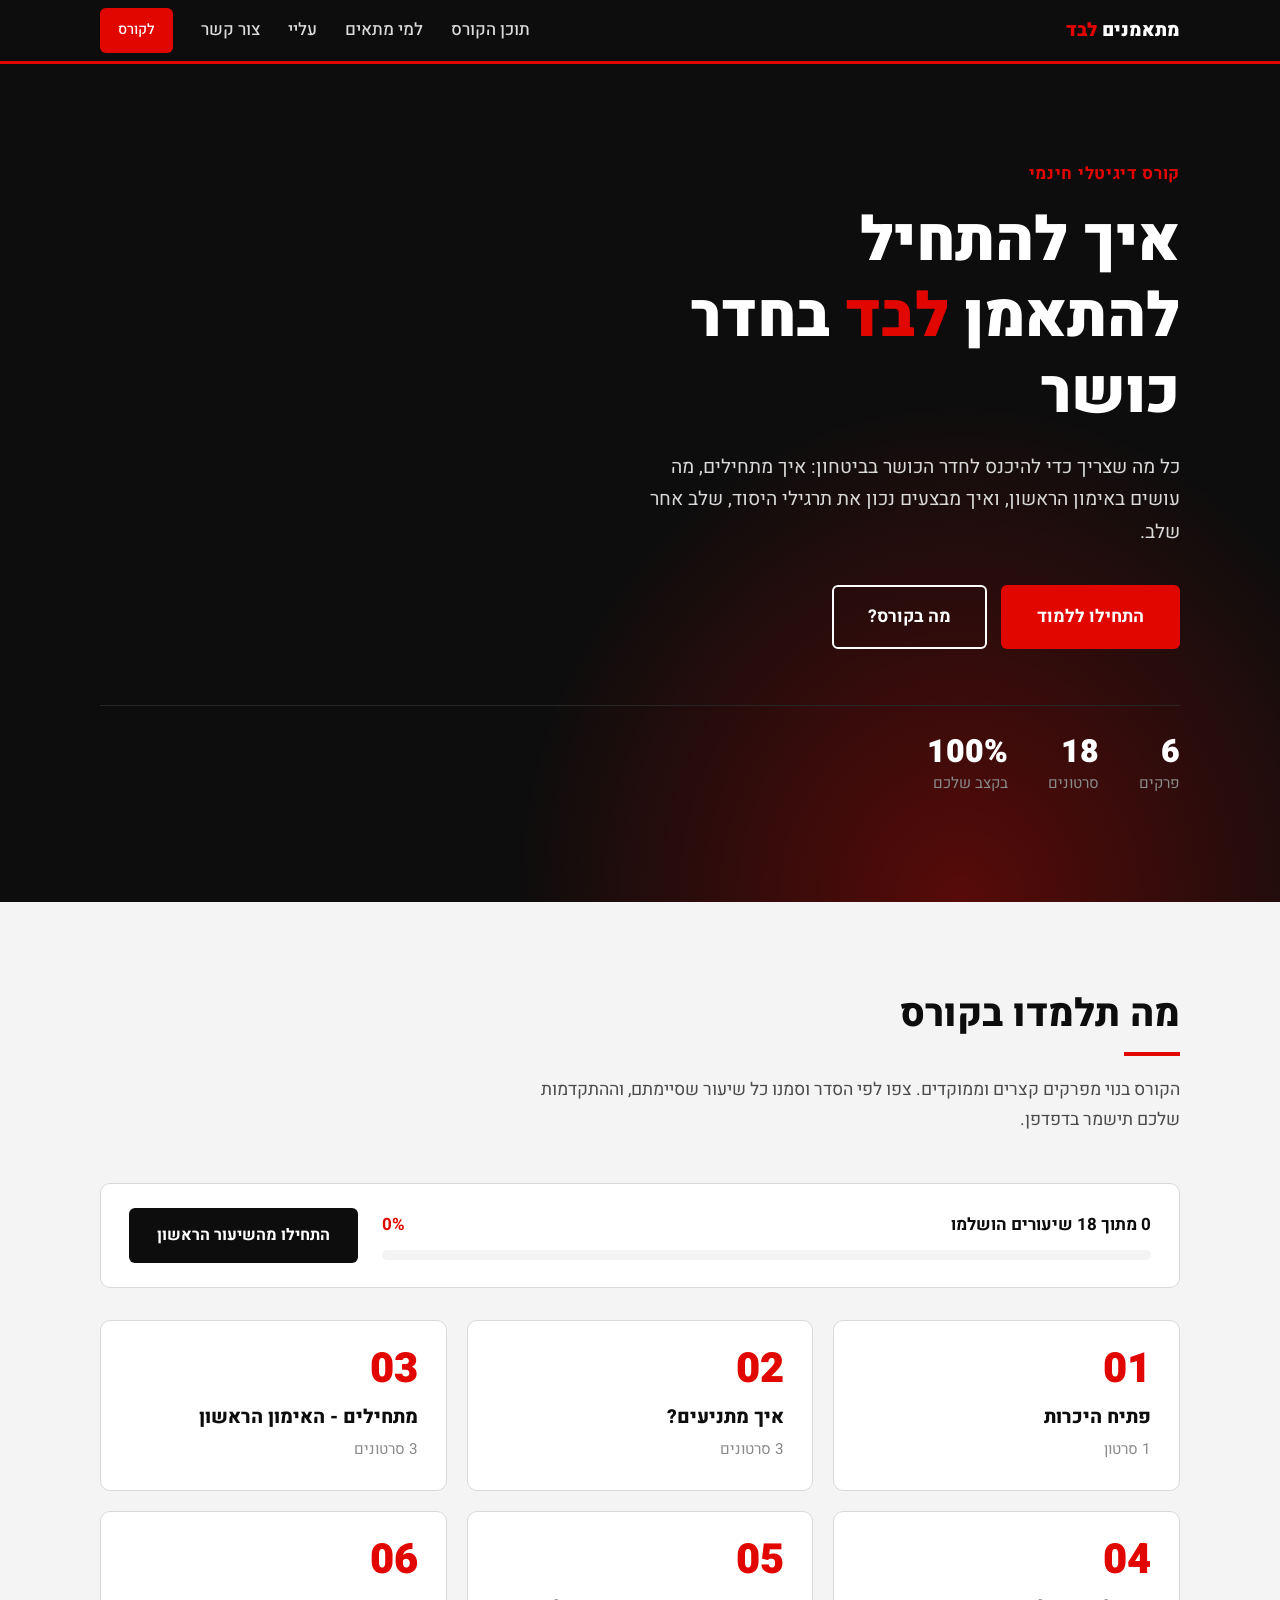
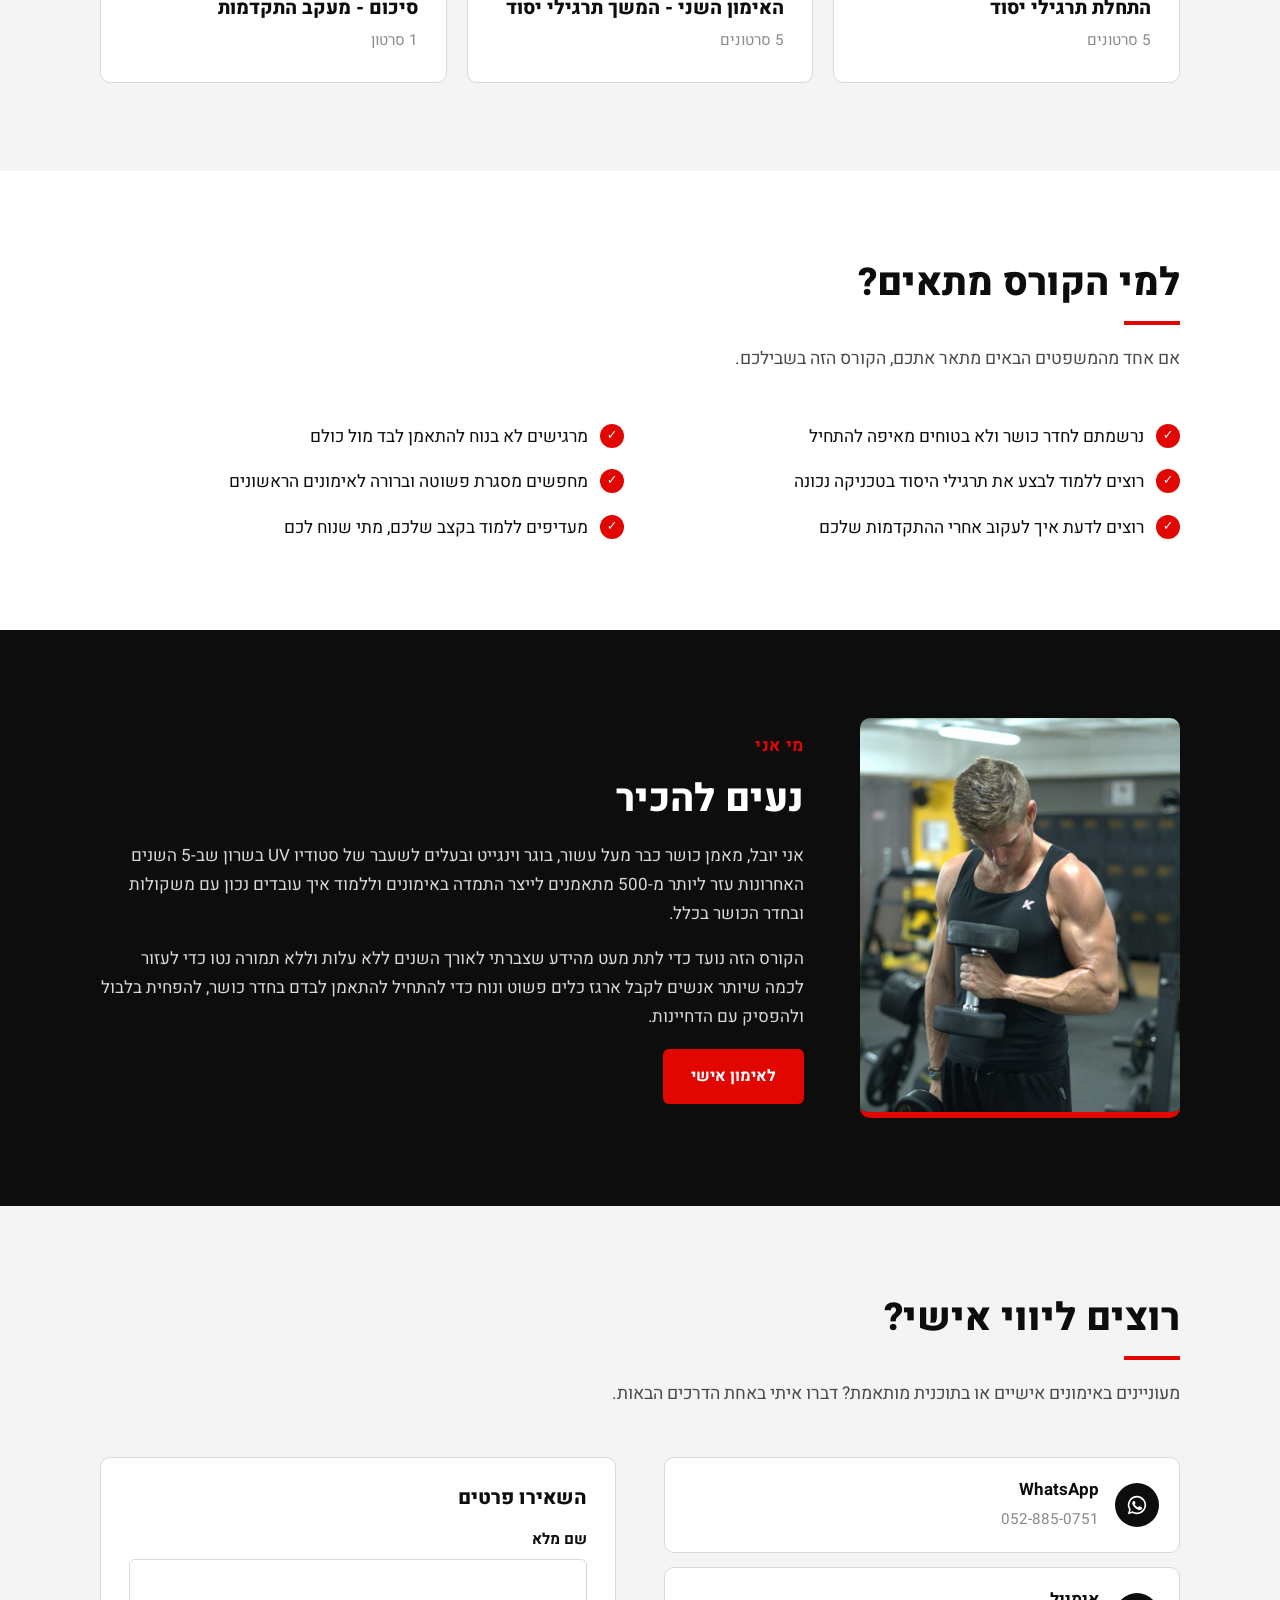
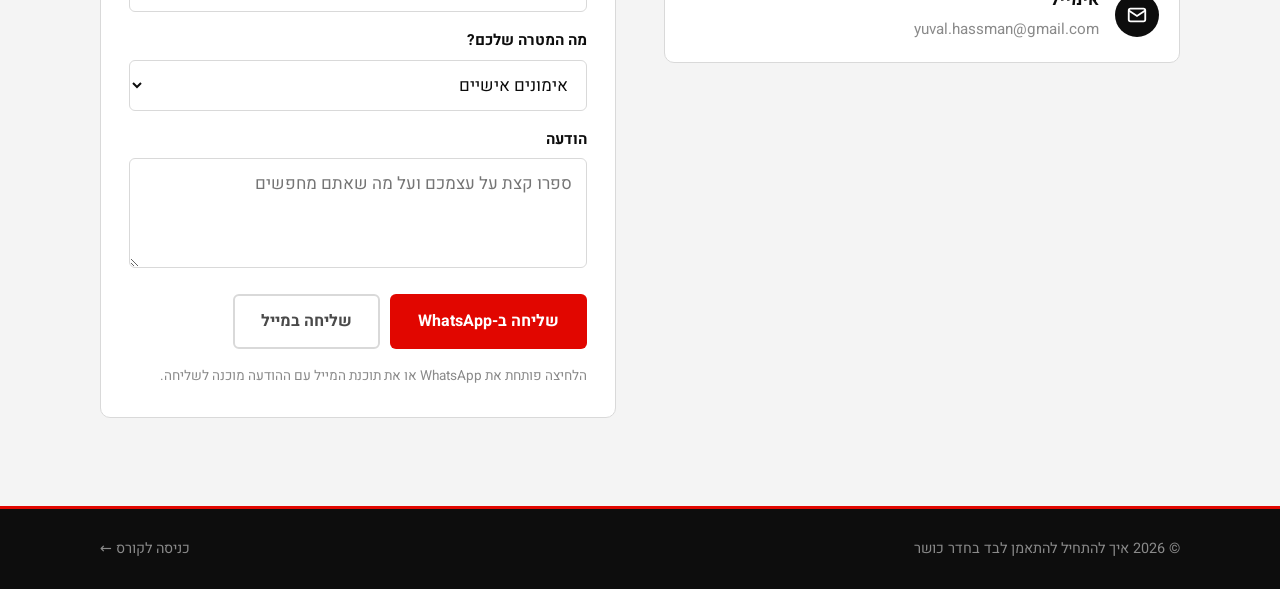
<file: index.html>
<!doctype html>
<html lang="he" dir="rtl">
<head>
  <meta charset="utf-8">
  <meta name="viewport" content="width=device-width, initial-scale=1">
  <title>איך להתחיל להתאמן לבד בחדר כושר | קורס דיגיטלי</title>
  <meta name="description" content="קורס דיגיטלי בעברית שילמד אתכם להתאמן לבד בחדר כושר בביטחון, צעד אחר צעד.">
  <link rel="preconnect" href="https://fonts.googleapis.com">
  <link rel="preconnect" href="https://fonts.gstatic.com" crossorigin>
  <link href="https://fonts.googleapis.com/css2?family=Heebo:wght@400;500;700;800;900&display=swap" rel="stylesheet">
  <link rel="stylesheet" href="css/style.css">
</head>
<body>

  <header class="site-header">
    <div class="container">
      <a href="index.html" class="logo">מתאמנים <span>לבד</span></a>
      <button class="nav-toggle" id="navToggle" aria-label="תפריט" aria-expanded="false">☰</button>
      <nav class="nav" id="nav">
        <a href="#chapters">תוכן הקורס</a>
        <a href="#audience">למי מתאים</a>
        <a href="#about">עליי</a>
        <a href="#contact">צור קשר</a>
        <a href="course.html" class="btn btn-primary btn-sm">לקורס</a>
      </nav>
    </div>
  </header>

  <main>
    <!-- Hero -->
    <section class="hero">
      <div class="container">
        <span class="eyebrow">קורס דיגיטלי חינמי</span>
        <h1>איך להתחיל להתאמן <em>לבד</em> בחדר כושר</h1>
        <p class="lead">כל מה שצריך כדי להיכנס לחדר הכושר בביטחון: איך מתחילים, מה עושים באימון הראשון, ואיך מבצעים נכון את תרגילי היסוד, שלב אחר שלב.</p>
        <div class="hero-actions">
          <a href="course.html" class="btn btn-primary btn-lg" id="heroCta">התחילו ללמוד</a>
          <a href="#chapters" class="btn btn-outline btn-lg">מה בקורס?</a>
        </div>
        <div class="hero-stats">
          <div><strong id="statChapters">6</strong><span>פרקים</span></div>
          <div><strong id="statLessons">15</strong><span>סרטונים</span></div>
          <div><strong>100%</strong><span>בקצב שלכם</span></div>
        </div>
      </div>
    </section>

    <!-- תוכן הקורס -->
    <section class="section section-alt" id="chapters">
      <div class="container">
        <div class="section-head">
          <h2>מה תלמדו בקורס</h2>
          <p>הקורס בנוי מפרקים קצרים וממוקדים. צפו לפי הסדר וסמנו כל שיעור שסיימתם, וההתקדמות שלכם תישמר בדפדפן.</p>
        </div>

        <div class="progress-card" id="progressCard">
          <div class="progress-info">
            <div class="progress-label">
              <span id="progressText">0 מתוך 0 שיעורים הושלמו</span>
              <span class="pct" id="progressPct">0%</span>
            </div>
            <div class="progress-bar" role="progressbar" aria-valuemin="0" aria-valuemax="100" aria-valuenow="0" id="progressBar"><span></span></div>
          </div>
          <a href="course.html" class="btn btn-dark" id="continueBtn">התחילו מהשיעור הראשון</a>
        </div>

        <div class="chapter-grid" id="chapterGrid"><!-- נבנה אוטומטית מ-js/lessons.js --></div>
      </div>
    </section>

    <!-- למי מתאים -->
    <section class="section" id="audience">
      <div class="container">
        <div class="section-head">
          <h2>למי הקורס מתאים?</h2>
          <p>אם אחד מהמשפטים הבאים מתאר אתכם, הקורס הזה בשבילכם.</p>
        </div>
        <ul class="audience-list">
          <li>נרשמתם לחדר כושר ולא בטוחים מאיפה להתחיל</li>
          <li>מרגישים לא בנוח להתאמן לבד מול כולם</li>
          <li>רוצים ללמוד לבצע את תרגילי היסוד בטכניקה נכונה</li>
          <li>מחפשים מסגרת פשוטה וברורה לאימונים הראשונים</li>
          <li>רוצים לדעת איך לעקוב אחרי ההתקדמות שלכם</li>
          <li>מעדיפים ללמוד בקצב שלכם, מתי שנוח לכם</li>
        </ul>
      </div>
    </section>

    <!-- על המאמן -->
    <section class="section section-dark" id="about">
      <div class="container about">
        <div class="about-photo">
          <img src="assets/trainer.jpg" alt="המאמן מתאמן עם משקולות בחדר כושר" width="800" height="1000" loading="lazy">
        </div>
        <div>
          <span class="eyebrow">מי אני</span>
          <h2>נעים להכיר</h2>
          <p>אני יובל, מאמן כושר כבר מעל עשור, בוגר וינגייט ובעלים לשעבר של סטודיו UV בשרון שב-5 השנים האחרונות עזר ליותר מ-500 מתאמנים לייצר התמדה באימונים וללמוד איך עובדים נכון עם משקולות ובחדר הכושר בכלל.</p>
          <p>הקורס הזה נועד כדי לתת מעט מהידע שצברתי לאורך השנים ללא עלות וללא תמורה נטו כדי לעזור לכמה שיותר אנשים לקבל ארגז כלים פשוט ונוח כדי להתחיל להתאמן לבדם בחדר כושר, להפחית בלבול ולהפסיק עם הדחיינות.</p>
          <a href="#contact" class="btn btn-primary">לאימון אישי</a>
        </div>
      </div>
    </section>

    <!-- צור קשר -->
    <section class="section section-alt" id="contact">
      <div class="container">
        <div class="section-head">
          <h2>רוצים ליווי אישי?</h2>
          <p>מעוניינים באימונים אישיים או בתוכנית מותאמת? דברו איתי באחת הדרכים הבאות.</p>
        </div>
        <div class="contact">
          <div class="contact-links">
            <a class="contact-link" id="linkWhatsapp" href="#" target="_blank" rel="noopener">
              <span class="icon"><svg viewBox="0 0 24 24" fill="currentColor" aria-hidden="true"><path d="M12 2a10 10 0 0 0-8.6 15.1L2 22l5-1.3A10 10 0 1 0 12 2zm0 18.2c-1.5 0-3-.4-4.3-1.2l-.3-.2-3 .8.8-2.9-.2-.3A8.2 8.2 0 1 1 12 20.2zm4.5-6.1c-.2-.1-1.5-.7-1.7-.8s-.4-.1-.6.1-.7.8-.8 1-.3.2-.5.1a6.7 6.7 0 0 1-3.3-2.9c-.3-.4.2-.4.7-1.4.1-.2 0-.3 0-.4l-.8-1.8c-.2-.5-.4-.4-.6-.4h-.5a1 1 0 0 0-.7.3 3 3 0 0 0-.9 2.2 5.2 5.2 0 0 0 1.1 2.8 11.9 11.9 0 0 0 4.6 4c1.7.7 2.3.8 3.2.6a2.7 2.7 0 0 0 1.8-1.3 2.2 2.2 0 0 0 .1-1.3c0-.1-.2-.2-.4-.3z"/></svg></span>
              <div><strong>WhatsApp</strong><span id="txtWhatsapp">052-885-0751</span></div>
            </a>
            <a class="contact-link" id="linkEmail" href="#">
              <span class="icon"><svg viewBox="0 0 24 24" fill="none" stroke="currentColor" stroke-width="2" aria-hidden="true"><rect x="3" y="5" width="18" height="14" rx="2"/><path d="m3 7 9 6 9-6"/></svg></span>
              <div><strong>אימייל</strong><span id="txtEmail">yuval.hassman@gmail.com</span></div>
            </a>
            <a class="contact-link" id="linkInstagram" href="#" target="_blank" rel="noopener">
              <span class="icon"><svg viewBox="0 0 24 24" fill="none" stroke="currentColor" stroke-width="2" aria-hidden="true"><rect x="3" y="3" width="18" height="18" rx="5"/><circle cx="12" cy="12" r="4"/><circle cx="17.5" cy="6.5" r="1" fill="currentColor"/></svg></span>
              <div><strong>Instagram</strong><span id="txtInstagram">@your_handle</span></div>
            </a>
          </div>

          <form class="contact-form" id="contactForm" novalidate>
            <h3>השאירו פרטים</h3>
            <div class="field">
              <label for="fName">שם מלא</label>
              <input id="fName" name="name" type="text" autocomplete="name" required>
            </div>
            <div class="field">
              <label for="fGoal">מה המטרה שלכם?</label>
              <select id="fGoal" name="goal">
                <option>אימונים אישיים</option>
                <option>תוכנית אימון מותאמת</option>
                <option>שאלה על הקורס</option>
                <option>אחר</option>
              </select>
            </div>
            <div class="field">
              <label for="fMsg">הודעה</label>
              <textarea id="fMsg" name="message" placeholder="ספרו קצת על עצמכם ועל מה שאתם מחפשים"></textarea>
            </div>
            <div class="form-actions">
              <button type="submit" class="btn btn-primary" data-via="whatsapp">שליחה ב-WhatsApp</button>
              <button type="button" class="btn btn-ghost" id="sendEmail">שליחה במייל</button>
            </div>
            <p class="form-hint">הלחיצה פותחת את WhatsApp או את תוכנת המייל עם ההודעה מוכנה לשליחה.</p>
          </form>
        </div>
      </div>
    </section>
  </main>

  <footer class="site-footer">
    <div class="container">
      <span>© <span id="year"></span> איך להתחיל להתאמן לבד בחדר כושר</span>
      <a href="course.html">כניסה לקורס ←</a>
    </div>
  </footer>

  <script src="js/lessons.js"></script>
  <script src="js/progress.js"></script>
  <script src="js/home.js"></script>
</body>
</html>
</file>
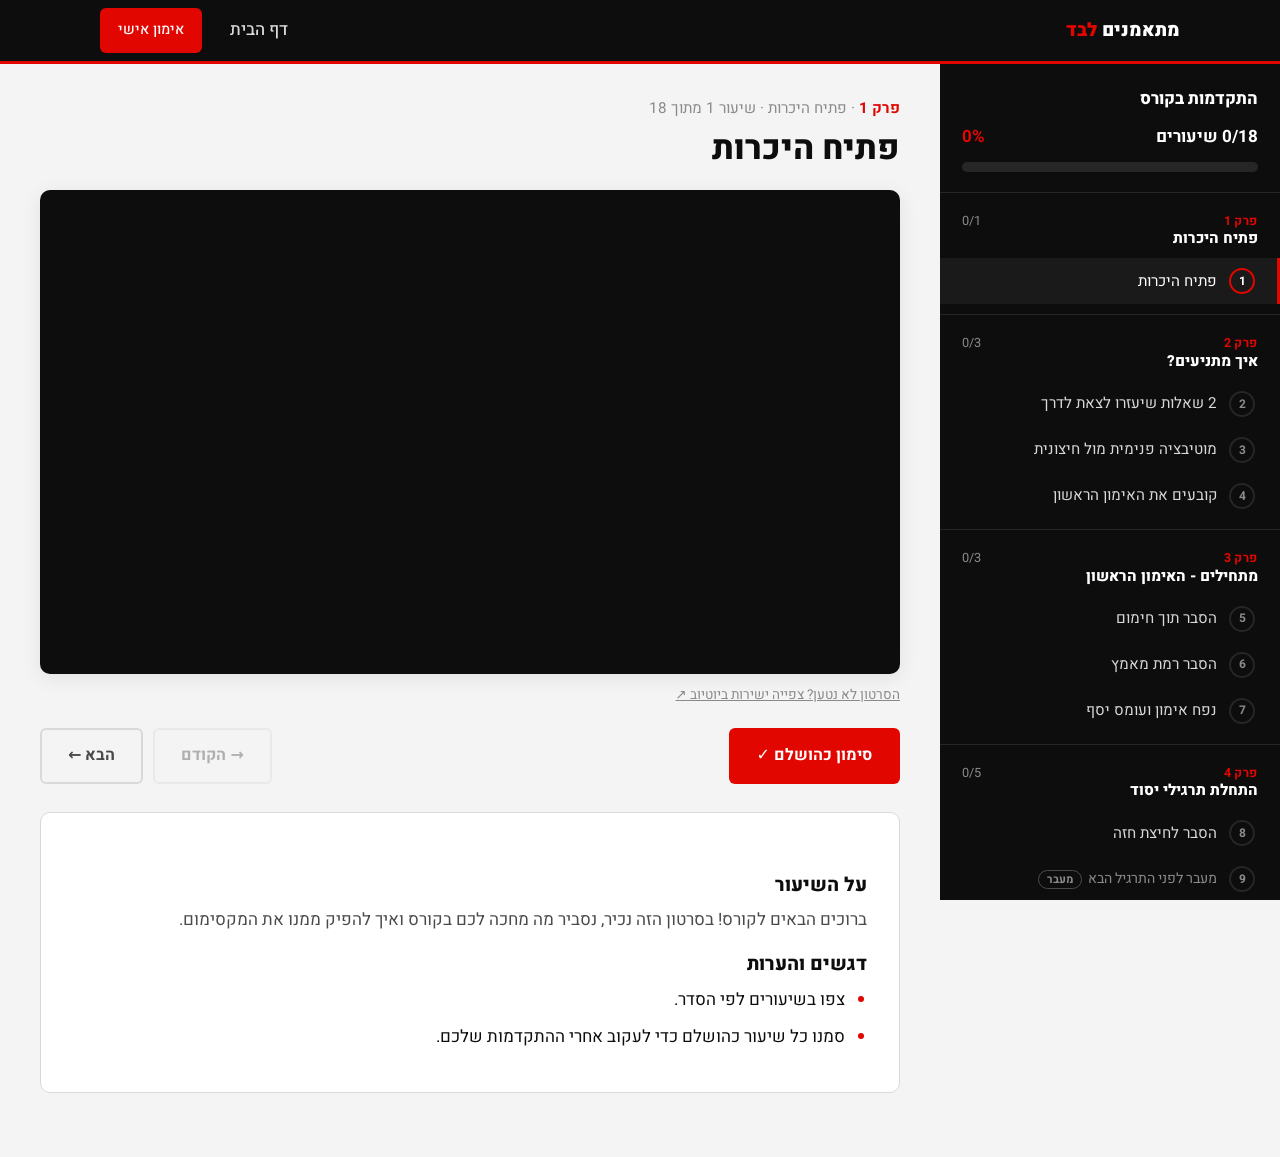
<file: course.html>
<!doctype html>
<html lang="he" dir="rtl">
<head>
  <meta charset="utf-8">
  <meta name="viewport" content="width=device-width, initial-scale=1">
  <title>הקורס | איך להתחיל להתאמן לבד בחדר כושר</title>
  <link rel="preconnect" href="https://fonts.googleapis.com">
  <link rel="preconnect" href="https://fonts.gstatic.com" crossorigin>
  <link href="https://fonts.googleapis.com/css2?family=Heebo:wght@400;500;700;800;900&display=swap" rel="stylesheet">
  <link rel="stylesheet" href="css/style.css">
</head>
<body class="course-body">

  <header class="site-header">
    <div class="container">
      <a href="index.html" class="logo">מתאמנים <span>לבד</span></a>
      <button class="nav-toggle" id="navToggle" aria-label="תפריט" aria-expanded="false">☰</button>
      <nav class="nav" id="nav">
        <a href="index.html">דף הבית</a>
        <a href="index.html#contact" class="btn btn-primary btn-sm">אימון אישי</a>
      </nav>
    </div>
  </header>

  <div class="course-layout">
    <!-- סרגל צד: רשימת שיעורים -->
    <aside class="sidebar dark" id="sidebar" aria-label="רשימת שיעורים">
      <div class="sidebar-head">
        <button class="sidebar-close" id="sidebarClose" aria-label="סגירה">✕</button>
        <h2>התקדמות בקורס</h2>
        <div class="progress-label">
          <span id="sbProgressText">0/0 שיעורים</span>
          <span class="pct" id="sbProgressPct">0%</span>
        </div>
        <div class="progress-bar" id="sbProgressBar" role="progressbar" aria-valuemin="0" aria-valuemax="100"><span></span></div>
      </div>
      <nav id="chapterNav"><!-- נבנה אוטומטית --></nav>
      <div class="sidebar-foot">
        <button class="link-btn" id="resetBtn">איפוס התקדמות</button>
      </div>
    </aside>
    <div class="overlay" id="overlay"></div>

    <!-- תוכן השיעור -->
    <main class="lesson-main">
      <div class="lesson-wrap">
        <div class="mobile-bar">
          <button class="btn btn-dark btn-sm" id="sidebarOpen">☰ רשימת שיעורים</button>
          <div class="mini-progress">
            <div class="progress-label"><span id="mbProgressText"></span></div>
            <div class="progress-bar" id="mbProgressBar"><span></span></div>
          </div>
        </div>

        <div class="lesson-crumb" id="lessonCrumb"></div>
        <h1 class="lesson-heading" id="lessonTitle"></h1>

        <div class="video-frame" id="videoFrame"></div>
        <a class="yt-link" id="ytLink" href="#" target="_blank" rel="noopener" hidden>הסרטון לא נטען? צפייה ישירות ביוטיוב ↗</a>

        <div class="lesson-actions">
          <button class="btn btn-primary btn-complete" id="completeBtn">סימון כהושלם ✓</button>
          <div class="lesson-nav">
            <button class="btn btn-ghost" id="prevBtn">→ הקודם</button>
            <button class="btn btn-ghost" id="nextBtn">הבא ←</button>
          </div>
        </div>

        <article class="lesson-content">
          <div class="downloads" id="lessonDownloads"></div>
          <h2>על השיעור</h2>
          <p class="desc" id="lessonDesc"></p>
          <div id="notesSection">
            <h2>דגשים והערות</h2>
            <ul class="notes-list" id="lessonNotes"></ul>
          </div>
        </article>

        <div class="course-done" id="courseDone">
          <h2>כל הכבוד! סיימתם את הקורס 🎉</h2>
          <p>עכשיו הזמן ליישם. רוצים ליווי אישי כדי להמשיך להתקדם?</p>
          <a href="index.html#contact" class="btn btn-primary">לאימון אישי</a>
        </div>
      </div>
    </main>
  </div>

  <script src="js/lessons.js"></script>
  <script src="js/progress.js"></script>
  <script src="js/course.js"></script>
</body>
</html>
</file>
<file: css/style.css>
/* ===== צבעים ומשתנים ===== */
:root {
  --black: #0d0d0d;
  --black-2: #1a1a1a;
  --black-3: #262626;
  --white: #ffffff;
  --red: #e10600;
  --red-dark: #b80500;
  --gray-100: #f4f4f4;
  --gray-300: #d9d9d9;
  --gray-500: #8a8a8a;
  --gray-700: #4a4a4a;

  --radius: 10px;
  --radius-sm: 6px;
  --shadow: 0 4px 20px rgba(0, 0, 0, 0.08);
  --container: 1120px;
  --header-h: 64px;
  --font: "Heebo", system-ui, -apple-system, "Segoe UI", Arial, sans-serif;
}

/* ===== בסיס ===== */
*, *::before, *::after { box-sizing: border-box; }

html { scroll-behavior: smooth; scroll-padding-top: var(--header-h); }

body {
  margin: 0;
  font-family: var(--font);
  font-size: 17px;
  line-height: 1.7;
  color: var(--black);
  background: var(--white);
  -webkit-font-smoothing: antialiased;
}

img { max-width: 100%; display: block; }
a { color: inherit; }
h1, h2, h3, h4 { line-height: 1.25; margin: 0 0 0.5em; font-weight: 800; }
p { margin: 0 0 1em; }

.container {
  width: 100%;
  max-width: var(--container);
  margin-inline: auto;
  padding-inline: 20px;
}

.sr-only {
  position: absolute; width: 1px; height: 1px; padding: 0; margin: -1px;
  overflow: hidden; clip: rect(0, 0, 0, 0); border: 0;
}

/* ===== כפתורים ===== */
.btn {
  display: inline-flex;
  align-items: center;
  justify-content: center;
  gap: 8px;
  padding: 12px 26px;
  border: 2px solid transparent;
  border-radius: var(--radius-sm);
  font: inherit;
  font-weight: 700;
  font-size: 1rem;
  text-decoration: none;
  cursor: pointer;
  transition: background 0.2s, color 0.2s, border-color 0.2s, transform 0.1s;
}
.btn:active { transform: translateY(1px); }
.btn-primary { background: var(--red); color: var(--white); }
.btn-primary:hover { background: var(--red-dark); }
.btn-outline { background: transparent; color: var(--white); border-color: var(--white); }
.btn-outline:hover { background: var(--white); color: var(--black); }
.btn-dark { background: var(--black); color: var(--white); }
.btn-dark:hover { background: var(--black-3); }
.btn-ghost { background: transparent; color: var(--gray-700); border-color: var(--gray-300); }
.btn-ghost:hover { border-color: var(--black); color: var(--black); }
.btn-lg { padding: 15px 34px; font-size: 1.1rem; }
.btn-sm { padding: 8px 16px; font-size: 0.9rem; }
.btn:disabled { opacity: 0.4; cursor: not-allowed; }

/* ===== כותרת עליונה ===== */
.site-header {
  position: sticky;
  top: 0;
  z-index: 50;
  height: var(--header-h);
  background: var(--black);
  color: var(--white);
  border-bottom: 3px solid var(--red);
}
.site-header .container {
  height: 100%;
  display: flex;
  align-items: center;
  justify-content: space-between;
  gap: 16px;
}
.logo {
  font-weight: 900;
  font-size: 1.15rem;
  text-decoration: none;
  white-space: nowrap;
  overflow: hidden;
  text-overflow: ellipsis;
}
.logo span { color: var(--red); }

.nav { display: flex; align-items: center; gap: 28px; }
.nav a { text-decoration: none; font-weight: 500; opacity: 0.85; }
.nav a:hover { opacity: 1; color: var(--red); }
.nav .btn { opacity: 1; }
.nav .btn:hover { color: var(--white); }

.nav-toggle {
  display: none;
  background: none;
  border: 0;
  color: var(--white);
  font-size: 1.6rem;
  cursor: pointer;
  padding: 4px 8px;
}

/* ===== Hero ===== */
.hero {
  background: var(--black);
  color: var(--white);
  padding: 96px 0 104px;
  position: relative;
  overflow: hidden;
}
.hero::after {
  content: "";
  position: absolute;
  inset-inline-start: -10%;
  bottom: -60%;
  width: 70%;
  height: 120%;
  background: radial-gradient(closest-side, rgba(225, 6, 0, 0.35), transparent);
  pointer-events: none;
}
.hero .container { position: relative; z-index: 1; }
.eyebrow {
  display: inline-block;
  color: var(--red);
  font-weight: 700;
  letter-spacing: 0.04em;
  margin-bottom: 14px;
}
.hero h1 {
  font-size: clamp(2.1rem, 5.5vw, 3.8rem);
  font-weight: 900;
  max-width: 14ch;
  margin-bottom: 20px;
}
.hero h1 em { font-style: normal; color: var(--red); }
.hero .lead {
  font-size: 1.2rem;
  color: var(--gray-300);
  max-width: 560px;
  margin-bottom: 36px;
}
.hero-actions { display: flex; flex-wrap: wrap; gap: 14px; }
.hero-stats {
  display: flex;
  flex-wrap: wrap;
  gap: 40px;
  margin-top: 56px;
  padding-top: 28px;
  border-top: 1px solid var(--black-3);
}
.hero-stats strong { display: block; font-size: 2rem; font-weight: 900; color: var(--white); line-height: 1.1; }
.hero-stats span { color: var(--gray-500); font-size: 0.95rem; }

/* ===== אזורים כלליים ===== */
.section { padding: 88px 0; }
.section-alt { background: var(--gray-100); }
.section-dark { background: var(--black); color: var(--white); }
.section-head { max-width: 640px; margin-bottom: 48px; }
.section-head h2 { font-size: clamp(1.7rem, 3.5vw, 2.4rem); }
.section-head h2::after {
  content: "";
  display: block;
  width: 56px;
  height: 4px;
  background: var(--red);
  margin-top: 14px;
}
.section-head p { color: var(--gray-700); font-size: 1.1rem; }
.section-dark .section-head p { color: var(--gray-300); }

/* ===== כרטיסי פרקים ===== */
.chapter-grid {
  display: grid;
  grid-template-columns: repeat(3, 1fr);
  gap: 20px;
}
.chapter-card {
  background: var(--white);
  border: 1px solid var(--gray-300);
  border-radius: var(--radius);
  padding: 28px;
  display: flex;
  flex-direction: column;
  transition: border-color 0.2s, box-shadow 0.2s, transform 0.2s;
  text-decoration: none;
}
.chapter-card:hover { border-color: var(--red); box-shadow: var(--shadow); transform: translateY(-3px); }
.chapter-num {
  font-size: 2.6rem;
  font-weight: 900;
  color: var(--red);
  line-height: 1;
  margin-bottom: 14px;
}
.chapter-card h3 { font-size: 1.2rem; margin-bottom: 8px; }
.chapter-meta { color: var(--gray-500); font-size: 0.95rem; margin-top: auto; display: flex; justify-content: space-between; gap: 8px; }
.chapter-meta .done { color: var(--red); font-weight: 700; }

/* ===== פס התקדמות ===== */
.progress-card {
  background: var(--white);
  border: 1px solid var(--gray-300);
  border-radius: var(--radius);
  padding: 24px 28px;
  margin-bottom: 32px;
  display: flex;
  align-items: center;
  gap: 24px;
  flex-wrap: wrap;
}
.progress-card .progress-info { flex: 1 1 260px; }
.progress-label { display: flex; justify-content: space-between; font-weight: 700; margin-bottom: 10px; gap: 12px; }
.progress-label .pct { color: var(--red); }
.progress-bar {
  height: 10px;
  background: var(--gray-100);
  border-radius: 999px;
  overflow: hidden;
}
.progress-bar > span {
  display: block;
  height: 100%;
  width: 0;
  background: var(--red);
  border-radius: inherit;
  transition: width 0.4s ease;
}
.dark .progress-bar { background: var(--black-3); }

/* ===== למי מתאים ===== */
.audience-list {
  list-style: none;
  padding: 0;
  margin: 0;
  display: grid;
  grid-template-columns: repeat(2, 1fr);
  gap: 16px 32px;
}
.audience-list li {
  position: relative;
  padding-inline-start: 36px;
  font-size: 1.08rem;
}
.audience-list li::before {
  content: "✓";
  position: absolute;
  inset-inline-start: 0;
  top: 2px;
  width: 24px;
  height: 24px;
  border-radius: 50%;
  background: var(--red);
  color: var(--white);
  font-size: 0.8rem;
  font-weight: 900;
  display: grid;
  place-items: center;
}

/* ===== על המאמן ===== */
.about {
  display: grid;
  grid-template-columns: 320px 1fr;
  gap: 56px;
  align-items: center;
}
.about-photo {
  aspect-ratio: 4 / 5;
  background: var(--black-2);
  border-radius: var(--radius);
  border-bottom: 6px solid var(--red);
  display: grid;
  place-items: center;
  color: var(--gray-500);
  font-size: 0.95rem;
  overflow: hidden;
}
.about-photo img { width: 100%; height: 100%; object-fit: cover; object-position: center top; }
.about h2 { font-size: clamp(1.7rem, 3.5vw, 2.4rem); }
.about p { color: var(--gray-300); }

/* ===== צור קשר ===== */
.contact {
  display: grid;
  grid-template-columns: 1fr 1fr;
  gap: 48px;
  align-items: start;
}
.contact-links { display: grid; gap: 14px; }
.contact-link {
  display: flex;
  align-items: center;
  gap: 16px;
  padding: 18px 20px;
  border: 1px solid var(--gray-300);
  border-radius: var(--radius);
  text-decoration: none;
  background: var(--white);
  transition: border-color 0.2s;
}
.contact-link:hover { border-color: var(--red); }
.contact-link[hidden] { display: none; }
.contact-link .icon {
  width: 44px;
  height: 44px;
  flex-shrink: 0;
  border-radius: 50%;
  background: var(--black);
  color: var(--white);
  display: grid;
  place-items: center;
}
.contact-link .icon svg { width: 22px; height: 22px; }
.contact-link strong { display: block; }
.contact-link span { color: var(--gray-500); font-size: 0.95rem; direction: ltr; unicode-bidi: plaintext; }

.contact-form {
  background: var(--white);
  border: 1px solid var(--gray-300);
  border-radius: var(--radius);
  padding: 28px;
  display: grid;
  gap: 16px;
}
.contact-form h3 { margin: 0; }
.field label { display: block; font-weight: 700; font-size: 0.95rem; margin-bottom: 6px; }
.field input, .field textarea, .field select {
  width: 100%;
  font: inherit;
  padding: 11px 14px;
  border: 1px solid var(--gray-300);
  border-radius: var(--radius-sm);
  background: var(--white);
  color: var(--black);
}
.field input:focus, .field textarea:focus, .field select:focus {
  outline: none;
  border-color: var(--red);
  box-shadow: 0 0 0 3px rgba(225, 6, 0, 0.15);
}
.field textarea { min-height: 110px; resize: vertical; }
.form-actions { display: flex; flex-wrap: wrap; gap: 10px; }
.form-hint { color: var(--gray-500); font-size: 0.85rem; margin: 0; }

/* ===== תחתית ===== */
.site-footer {
  background: var(--black);
  color: var(--gray-500);
  padding: 28px 0;
  font-size: 0.9rem;
  border-top: 3px solid var(--red);
}
.site-footer .container { display: flex; justify-content: space-between; flex-wrap: wrap; gap: 12px; }
.site-footer a { text-decoration: none; }
.site-footer a:hover { color: var(--white); }

/* ======================================================
   דשבורד הקורס (course.html)
   ====================================================== */
.course-body { background: var(--gray-100); }

.course-layout {
  display: grid;
  grid-template-columns: 340px 1fr;
  min-height: calc(100vh - var(--header-h));
}

/* --- סרגל צד --- */
.sidebar {
  background: var(--black);
  color: var(--white);
  position: sticky;
  top: var(--header-h);
  height: calc(100vh - var(--header-h));
  overflow-y: auto;
  display: flex;
  flex-direction: column;
}
.sidebar-head {
  padding: 24px 22px 20px;
  border-bottom: 1px solid var(--black-3);
}
.sidebar-head h2 { font-size: 1.05rem; margin-bottom: 14px; }
.sidebar-close {
  display: none;
  position: absolute;
  top: 14px;
  inset-inline-end: 14px;
  background: none;
  border: 0;
  color: var(--white);
  font-size: 1.5rem;
  cursor: pointer;
}

.chapter { border-bottom: 1px solid var(--black-3); }
.chapter-head {
  padding: 18px 22px 10px;
  display: flex;
  justify-content: space-between;
  align-items: baseline;
  gap: 10px;
}
.chapter-head h3 { font-size: 0.95rem; margin: 0; color: var(--white); }
.chapter-head h3 small { display: block; color: var(--red); font-weight: 700; font-size: 0.78rem; letter-spacing: 0.04em; }
.chapter-head .count { color: var(--gray-500); font-size: 0.8rem; white-space: nowrap; }

.lesson-list { list-style: none; margin: 0; padding: 0 0 10px; }
.lesson-link {
  display: flex;
  align-items: center;
  gap: 12px;
  padding: 10px 22px;
  text-decoration: none;
  color: var(--gray-300);
  border-inline-start: 3px solid transparent;
  transition: background 0.15s, color 0.15s;
}
.lesson-link:hover { background: var(--black-2); color: var(--white); }
.lesson-link.active {
  background: var(--black-2);
  color: var(--white);
  border-inline-start-color: var(--red);
}
.lesson-status {
  width: 26px;
  height: 26px;
  flex-shrink: 0;
  border-radius: 50%;
  border: 2px solid var(--black-3);
  display: grid;
  place-items: center;
  font-size: 0.75rem;
  font-weight: 700;
  color: var(--gray-500);
}
.lesson-link.done .lesson-status {
  background: var(--red);
  border-color: var(--red);
  color: var(--white);
}
.lesson-link.active:not(.done) .lesson-status { border-color: var(--red); color: var(--white); }
.lesson-title { flex: 1; font-size: 0.95rem; line-height: 1.4; }
.lesson-duration { color: var(--gray-500); font-size: 0.8rem; }
.tag {
  display: inline-block;
  font-size: 0.7rem;
  font-weight: 700;
  padding: 1px 8px;
  border-radius: 999px;
  border: 1px solid var(--gray-700);
  color: var(--gray-500);
  margin-inline-start: 6px;
  vertical-align: middle;
}
.lesson-link.transition .lesson-title { font-size: 0.88rem; color: var(--gray-500); }
.lesson-link.transition.active .lesson-title { color: var(--white); }

.sidebar-foot { margin-top: auto; padding: 18px 22px; border-top: 1px solid var(--black-3); }
.link-btn {
  background: none;
  border: 0;
  padding: 0;
  font: inherit;
  font-size: 0.85rem;
  color: var(--gray-500);
  cursor: pointer;
  text-decoration: underline;
}
.link-btn:hover { color: var(--red); }

/* --- אזור התוכן --- */
.lesson-main { padding: 32px 40px 64px; min-width: 0; }
.lesson-wrap { max-width: 960px; margin-inline: auto; }

.mobile-bar { display: none; }

.lesson-crumb { color: var(--gray-500); font-size: 0.95rem; margin-bottom: 6px; }
.lesson-crumb strong { color: var(--red); }
.lesson-heading { font-size: clamp(1.5rem, 3vw, 2.1rem); margin-bottom: 20px; }

.video-frame {
  position: relative;
  aspect-ratio: 16 / 9;
  background: var(--black);
  border-radius: var(--radius);
  overflow: hidden;
  box-shadow: var(--shadow);
}
.video-frame iframe { position: absolute; inset: 0; width: 100%; height: 100%; border: 0; }
.video-placeholder {
  position: absolute;
  inset: 0;
  display: grid;
  place-items: center;
  text-align: center;
  color: var(--gray-300);
  padding: 20px;
}
.video-placeholder .soon {
  width: 64px;
  height: 64px;
  border-radius: 50%;
  border: 2px solid var(--black-3);
  display: grid;
  place-items: center;
  margin: 0 auto 14px;
}
.video-placeholder .soon svg { width: 30px; height: 30px; fill: none; stroke: var(--gray-500); stroke-width: 2; stroke-linecap: round; }
.yt-link { display: inline-block; margin-top: 10px; font-size: 0.85rem; color: var(--gray-500); }
.yt-link:hover { color: var(--red); }
.yt-link[hidden] { display: none; }

.lesson-actions {
  display: flex;
  align-items: center;
  justify-content: space-between;
  flex-wrap: wrap;
  gap: 12px;
  margin: 20px 0 28px;
}
.lesson-nav { display: flex; gap: 10px; }
.btn-complete.is-done { background: var(--black); }
.btn-complete.is-done:hover { background: var(--black-3); }

.lesson-content {
  background: var(--white);
  border-radius: var(--radius);
  padding: 32px;
  border: 1px solid var(--gray-300);
}
.lesson-content h2 { font-size: 1.2rem; }
.lesson-content h2:not(:first-child) { margin-top: 28px; }
.lesson-content .desc { color: var(--gray-700); white-space: pre-line; }
.downloads { display: flex; flex-wrap: wrap; gap: 10px; margin-bottom: 28px; padding-bottom: 24px; border-bottom: 1px solid var(--gray-300); }
.downloads[hidden] { display: none; }
.download-btn svg { width: 20px; height: 20px; fill: none; stroke: currentColor; stroke-width: 2.2; stroke-linecap: round; stroke-linejoin: round; flex-shrink: 0; }
.notes-list { margin: 0; padding-inline-start: 22px; }
.notes-list li { margin-bottom: 8px; }
.notes-list li::marker { color: var(--red); }

.course-done {
  display: none;
  background: var(--black);
  color: var(--white);
  border-radius: var(--radius);
  padding: 28px 32px;
  margin-top: 28px;
  border-inline-start: 6px solid var(--red);
}
.course-done.show { display: block; }
.course-done h2 { font-size: 1.4rem; }
.course-done p { color: var(--gray-300); }

.overlay {
  display: none;
  position: fixed;
  inset: 0;
  background: rgba(0, 0, 0, 0.55);
  z-index: 60;
}

/* ===== רספונסיביות ===== */
@media (max-width: 960px) {
  .chapter-grid { grid-template-columns: repeat(2, 1fr); }
  .about { grid-template-columns: 1fr; gap: 32px; }
  .about-photo { max-width: 320px; }
  .contact { grid-template-columns: 1fr; }
}

@media (max-width: 900px) {
  .course-layout { grid-template-columns: 1fr; }
  .sidebar {
    position: fixed;
    top: 0;
    inset-inline-start: 0;
    height: 100vh;
    width: min(340px, 86vw);
    z-index: 70;
    transform: translateX(100%);
    transition: transform 0.25s ease;
  }
  .sidebar-open .sidebar { transform: translateX(0); }
  .sidebar-open .overlay { display: block; }
  .sidebar-close { display: block; }
  .sidebar-head { position: relative; padding-top: 52px; }

  .mobile-bar {
    display: flex;
    align-items: center;
    justify-content: space-between;
    gap: 12px;
    margin-bottom: 20px;
  }
  .mobile-bar .mini-progress { flex: 1; max-width: 180px; font-size: 0.85rem; color: var(--gray-700); }
  .lesson-main { padding: 20px 16px 48px; }
  .lesson-content { padding: 22px; }
}

@media (max-width: 760px) {
  body { font-size: 16px; }
  .nav-toggle { display: block; }
  .nav {
    display: none;
    position: absolute;
    top: var(--header-h);
    inset-inline: 0;
    background: var(--black);
    flex-direction: column;
    align-items: stretch;
    gap: 0;
    padding: 8px 20px 20px;
    border-bottom: 3px solid var(--red);
  }
  .nav.open { display: flex; }
  .nav a { padding: 12px 0; border-bottom: 1px solid var(--black-3); }
  .nav .btn { margin-top: 12px; border-bottom: 0; }

  .container { padding-inline: 16px; }
  .hero { padding: 64px 0 72px; }
  .hero-stats { gap: 28px; }
  .section { padding: 64px 0; }
  .chapter-grid { grid-template-columns: 1fr; }
  .audience-list { grid-template-columns: 1fr; }
  .lesson-actions { flex-direction: column; align-items: stretch; }
  .lesson-nav { justify-content: space-between; }
  .lesson-nav .btn { flex: 1; }
  .btn-complete { width: 100%; }
}
</file>
